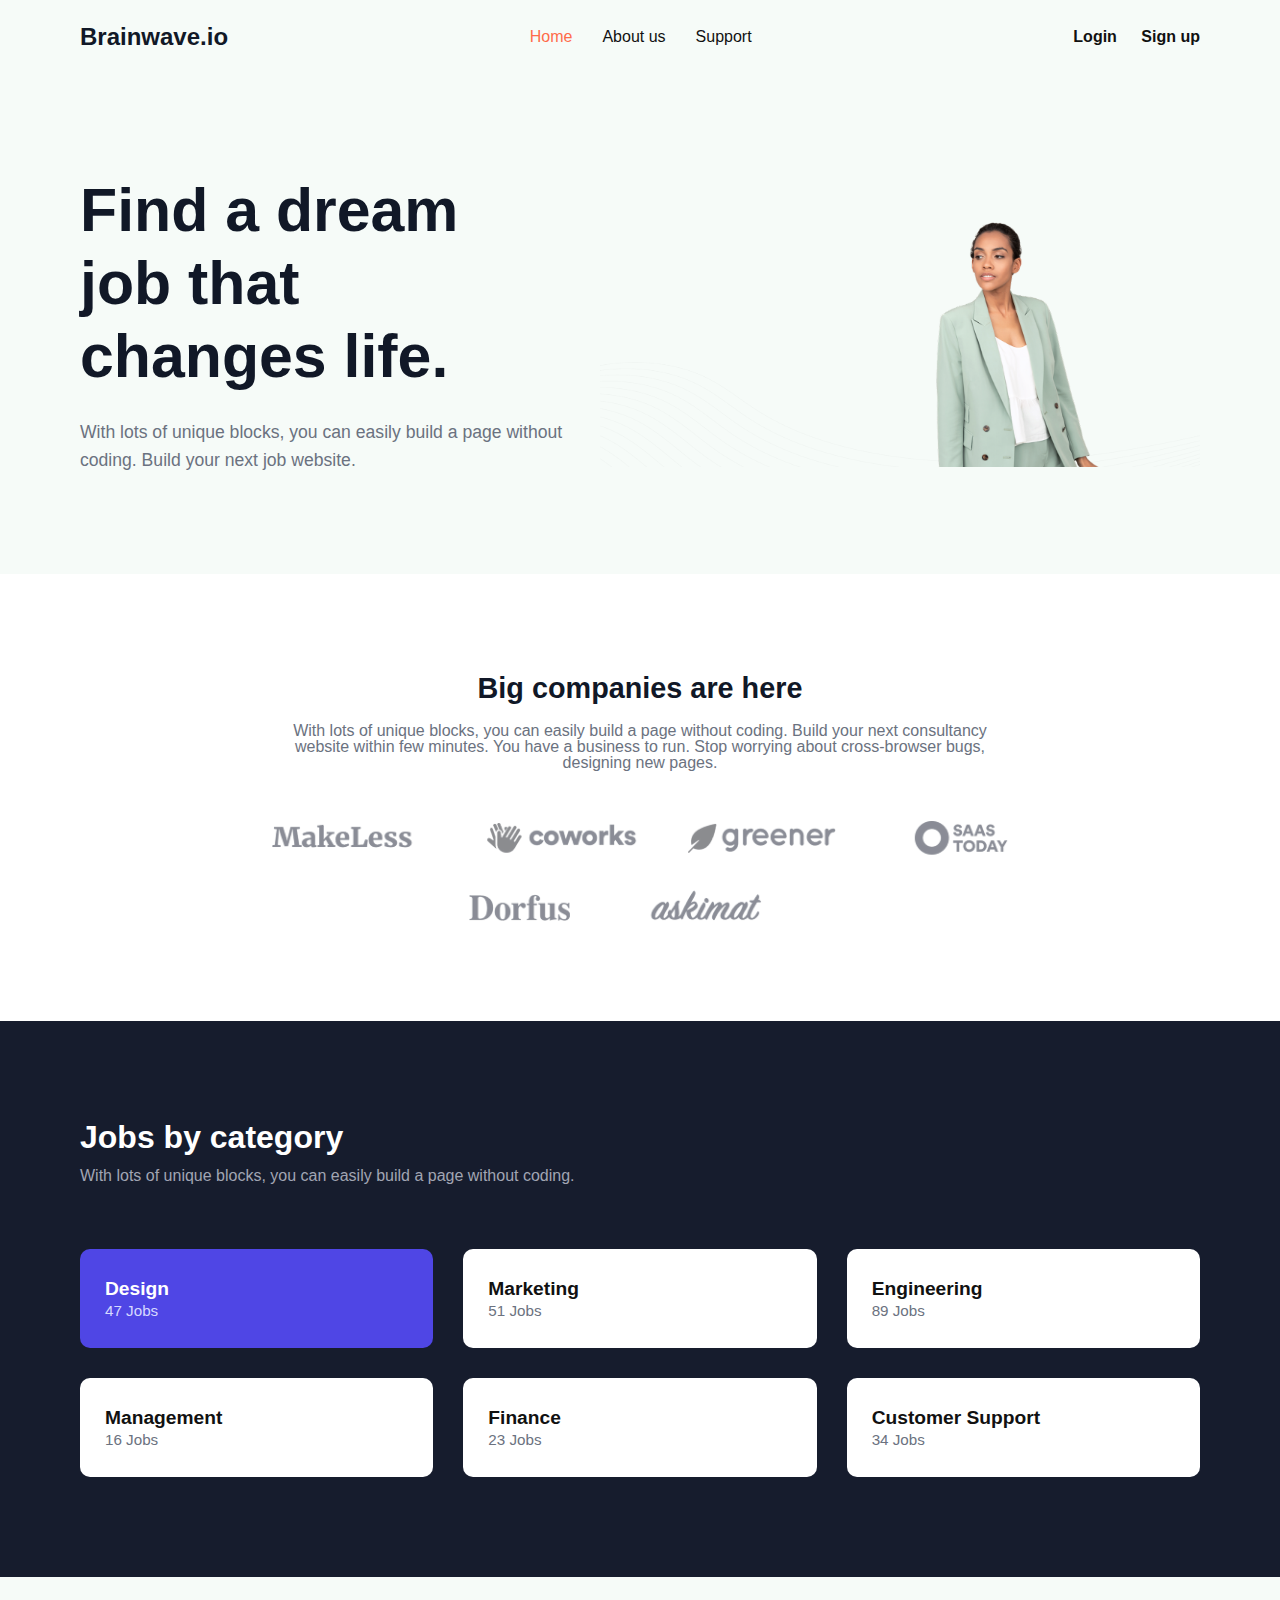
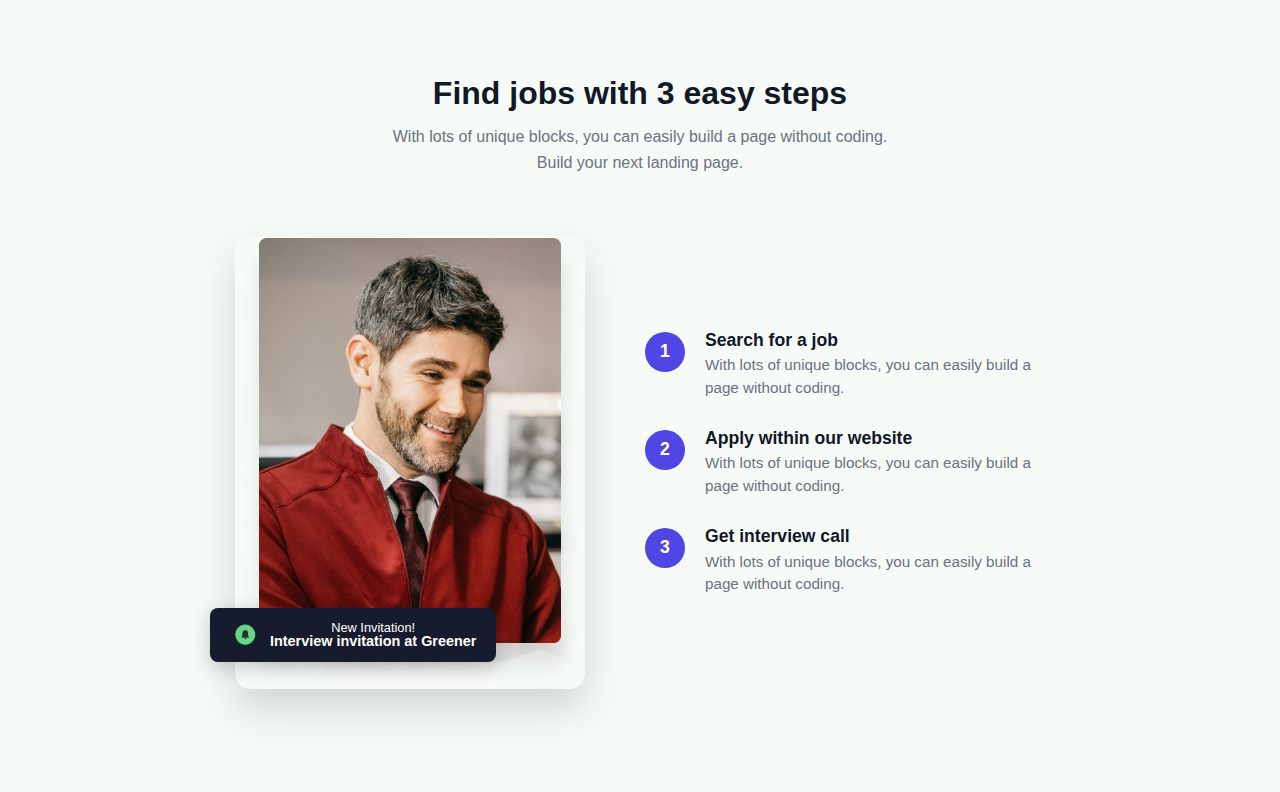
<file: Homework Final/home.html>
<!DOCTYPE html>
<html lang="en">
<head>
    <meta charset="UTF-8">
    <meta name="viewport" content="width=device-width, initial-scale=1.0">
    <link rel="stylesheet" href="reset.css">
    <link rel="stylesheet" href="style.css">
    <title>Document</title>
</head>
<body>
    <header class="navbar">
    <div class="logo">Brainwave.io</div>
    <nav>
      <ul>
        <li><a href="#" class="active">Home</a></li>
        <li><a href="#">About us</a></li>
        <li><a href="#">Support</a></li>
      </ul>
    </nav>
    <div class="auth">
      <a href="#">Login</a>
      <a href="#" class="signup">Sign up</a>
    </div>
  </header>

  <!-- Hero Section -->
  <section class="hero">
    <div class="hero-text">
      <h1>Find a dream<br>job that<br>changes life.</h1>
      <p>
        With lots of unique blocks, you can easily build a page without coding.
        Build your next job website.
      </p>
    </div>
    <div class="hero-img">
      <img src="./images/Image.png" alt="Professional woman">
    </div>
  </section>

 <section class="companies">
    <h2>Big companies are here</h2>
    <p>
      With lots of unique blocks, you can easily build a page without coding.
      Build your next consultancy website within few minutes. You have a business to run.
      Stop worrying about cross-browser bugs, designing new pages.
    </p>

    <div class="company-logos">
      <img src="./images/Logos.png" alt="logos">
    </div>
  </section>



<!-- Jobs Section -->
  <section class="jobs-section">
    <div class="jobs-header">
      <h2>Jobs by category</h2>
      <p>
        With lots of unique blocks, you can easily build
        a page without coding.
      </p>
    </div>


    <div class="job-container">
      <div class="job-card active">
        <h3>Design</h3>
        <p>47 Jobs</p>
    
      </div>

      <div class="job-card">
        <h3>Marketing</h3>
        <p>51 Jobs</p>
      </div>

      <div class="job-card">
        <h3>Engineering</h3>
        <p>89 Jobs</p>
      </div>

      <div class="job-card">
        <h3>Management</h3>
        <p>16 Jobs</p>
      </div>

      <div class="job-card">
        <h3>Finance</h3>
        <p>23 Jobs</p>
      </div>

      <div class="job-card">
        <h3>Customer Support</h3>
        <p>34 Jobs</p>
      </div>
    </div>
  </section>


 





  <section class="steps-section">
    <div class="steps-header">
      <h2>Find jobs with 3 easy steps</h2>
      <p>
        With lots of unique blocks, you can easily build a page without coding.
        <br>Build your next landing page.
      </p>
    </div>

    <div class="steps-container">
      <!-- Left Image -->
      <div class="image-box">
        <img src="./images/IMG.png" alt="Job seeker" class="main-img">
        <div class="notification">
         <img src="./images/icon.png" alt="">
          <div class="text">
            <p class="small">New Invitation!</p>
            <p class="bold">Interview invitation at Greener</p>
          </div>
        </div>
      </div>

      <!-- Right Steps -->
      <div class="steps-list">
        <div class="step">
          <div class="number">1</div>
          <div class="content">
            <h3>Search for a job</h3>
            <p>With lots of unique blocks, you can easily build a page without coding.</p>
          </div>
        </div>

        <div class="step">
          <div class="number">2</div>
          <div class="content">
            <h3>Apply within our website</h3>
            <p>With lots of unique blocks, you can easily build a page without coding.</p>
          </div>
        </div>

        <div class="step">
          <div class="number">3</div>
          <div class="content">
            <h3>Get interview call</h3>
            <p>With lots of unique blocks, you can easily build a page without coding.</p>
          </div>
        </div>
      </div>
    </div>
  </section>










</body>
</html>
</file>
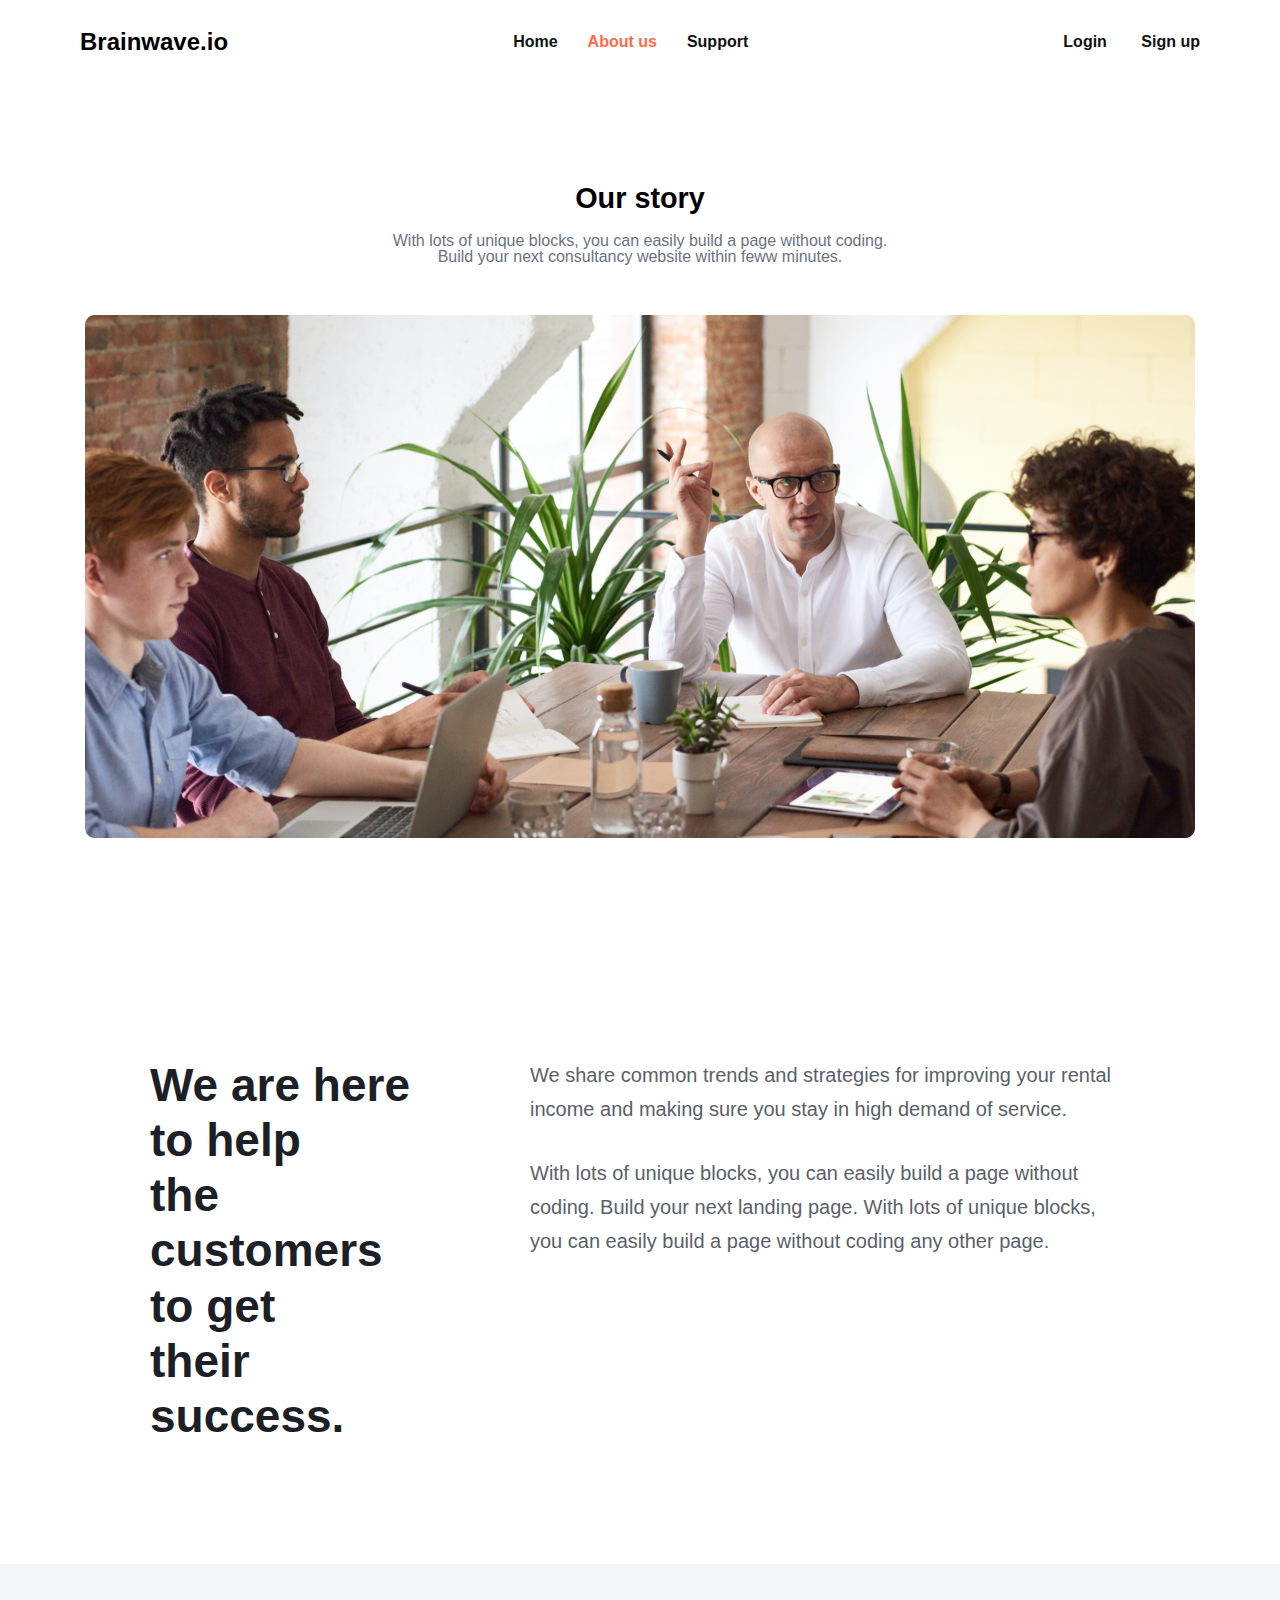
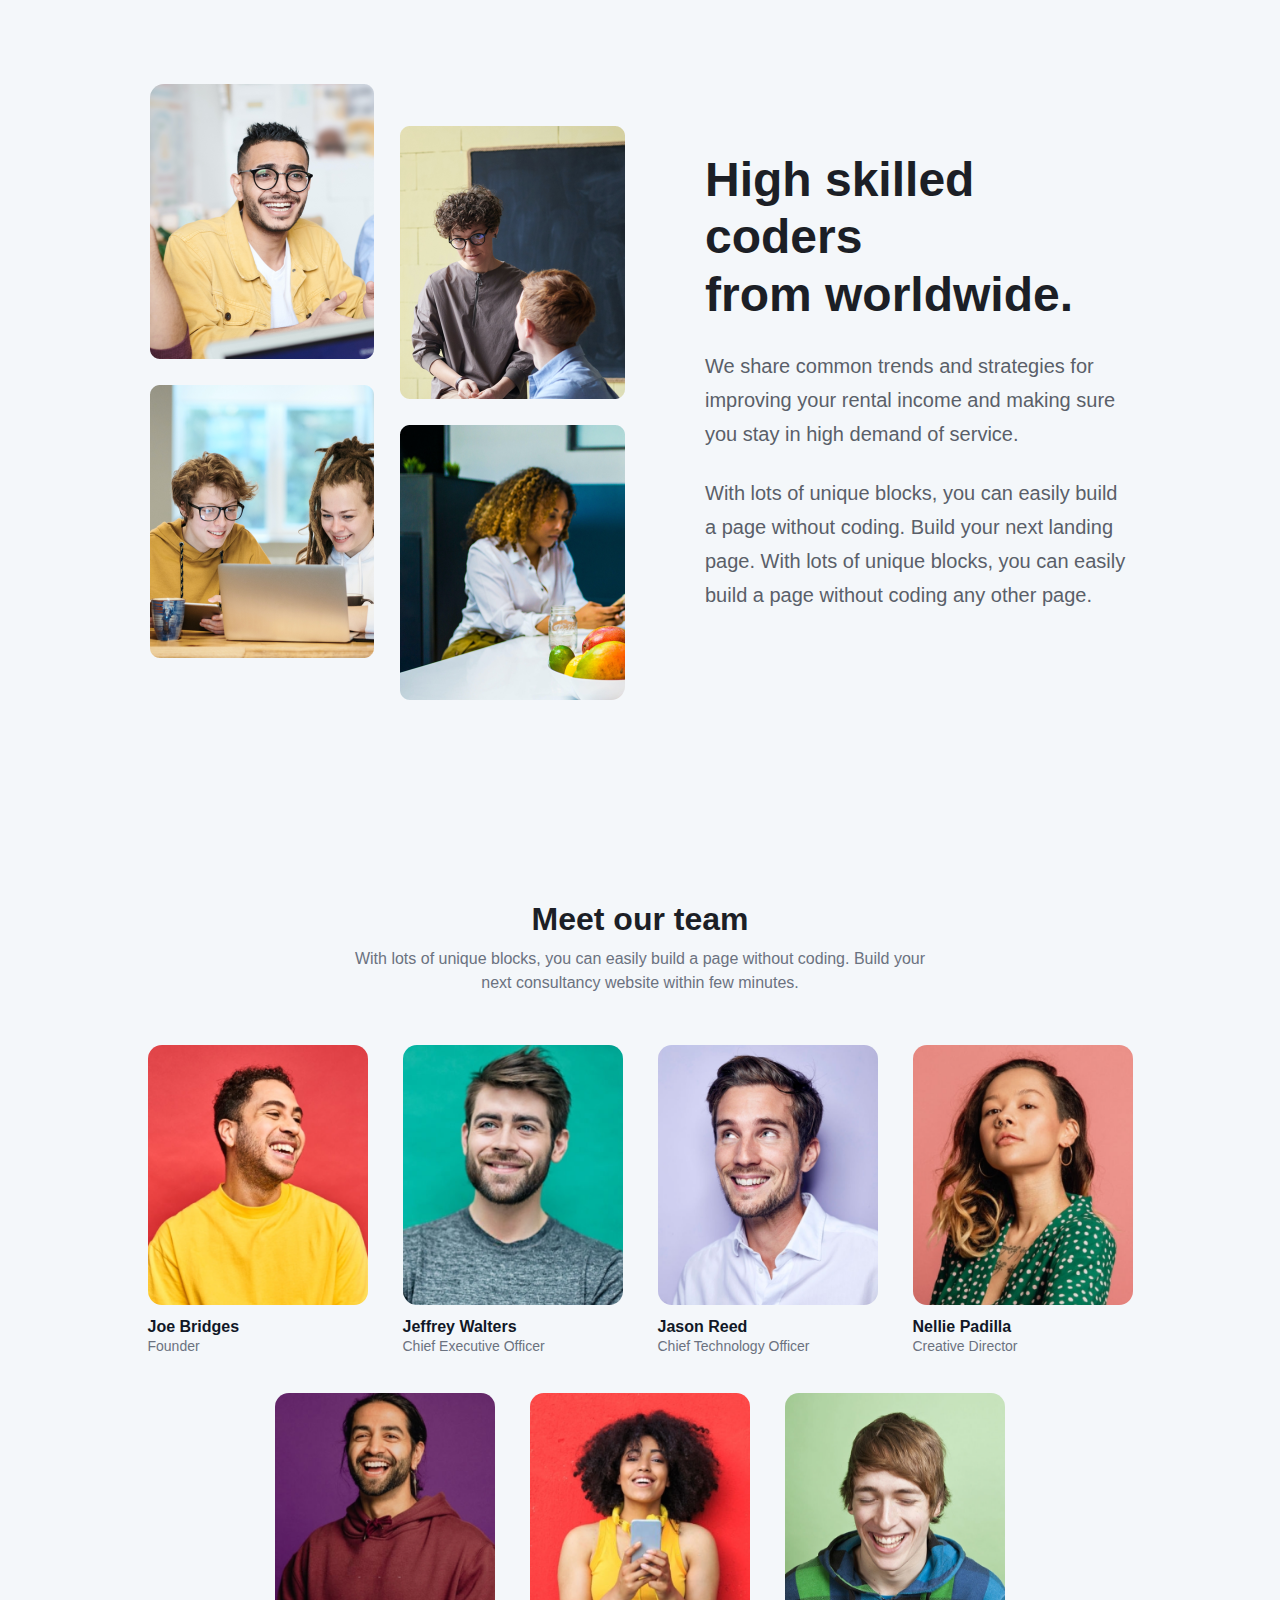
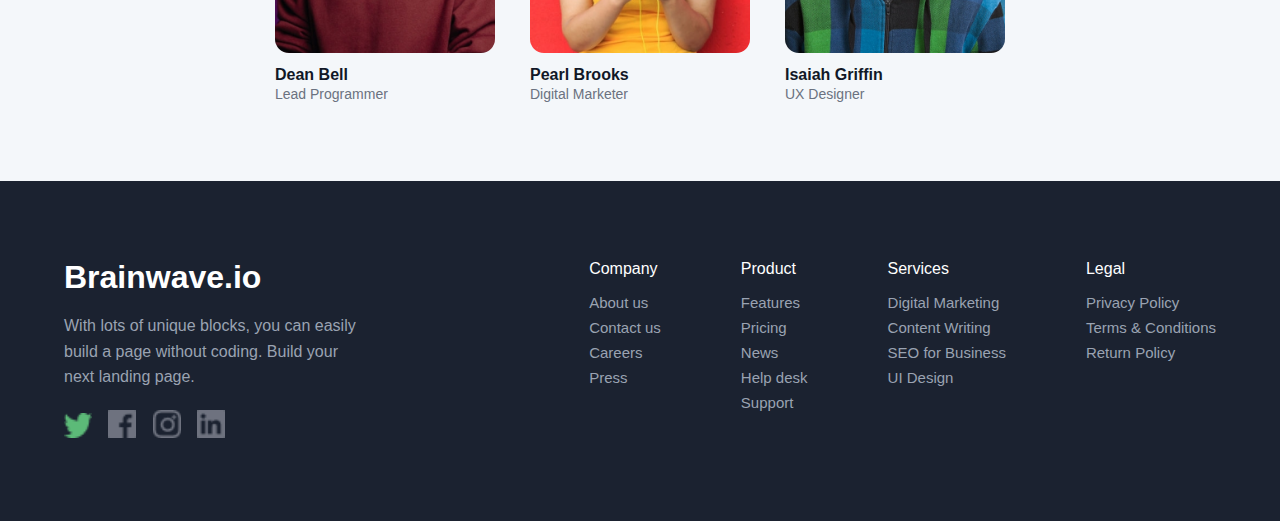
<file: Homework-Final/about.html>
<!DOCTYPE html>
<html lang="en">
<head>
    <meta charset="UTF-8">
    <meta name="viewport" content="width=device-width, initial-scale=1.0">
    <link rel="stylesheet" href="reset.css">
    <link rel="stylesheet" href="about.css">
    
    <title>Brainwave.io</title>
</head>
<body>
     <header class="navbar">
    <div class="logo">Brainwave.io</div>
    <nav>
      <ul>
        <li><a href="index.html" >Home</a></li>
        <li><a href="about.html" class="active">About us</a></li>
        <li><a href="support.html"> Support</a></li>
   
      </ul>
    </nav>
    <div class="auth">
      <a href="signin.html">Login</a>
      <a href="signup.html" class="signup">Sign up</a>
    </div>
  </header>

  <section class="story">
    <h1>Our story</h1>
    <p>
     With lots of unique blocks, you can easily build a page without coding. <br>
     Build your next consultancy website within feww minutes.
    </p>

    <div class="story-logos">
      <img src="./images/about-images/IMG.png" alt="logos">
    </div>
  </section>


<section class="help-section">

    <div class="help-left">
        <h2>We are here to help<br>
        the customers to get<br>
        their success.</h2>
    </div>

    <div class="help-right">
        <p>
            We share common trends and strategies for improving
            your rental income and making sure you stay in high
            demand of service.
        </p>

        <p>
            With lots of unique blocks, you can easily build a page
            without coding. Build your next landing page. With lots of
            unique blocks, you can easily build a page without
            coding any other page.
        </p>
    </div>
</section>


<section class="coders-section">

    <div class="coders-images">
        <img src="./images/about-images/IMG-four.png" alt="">
    </div>

    <div class="coders-text">
        <h2>High skilled coders<br>from worldwide.</h2>

        <p>
            We share common trends and strategies for improving your
            rental income and making sure you stay in high demand of
            service.
        </p>

        <p>
            With lots of unique blocks, you can easily build a page
            without coding. Build your next landing page. With lots of
            unique blocks, you can easily build a page without coding
            any other page.
        </p>
    </div>

</section>


<section class="team-section">
    <h2>Meet our team</h2>
    <p class="team-subtitle">
        With lots of unique blocks, you can easily build a page without coding.
        Build your next consultancy website within few minutes.
    </p>

    <div class="team-grid">

        <div class="team-card">
            <img src="./images/about-images/whatever-happens-im-ready-to-face-it.png" alt="Joe Bridges">
            <h3>Joe Bridges</h3>
            <p class="role">Founder</p>
        </div>

        <div class="team-card">
            <img src="./images/about-images/well-im-not-in-the-mood-for-any-jokes-today.png" alt="Jeffrey Walters">
            <h3>Jeffrey Walters</h3>
            <p class="role">Chief Executive Officer</p>
        </div>

        <div class="team-card">
            <img src="./images/about-images/ready-for-a-date.png" alt="Jason Reed">
            <h3>Jason Reed</h3>
            <p class="role">Chief Technology Officer</p>
        </div>

        <div class="team-card">
            <img src="./images/about-images/looking-at-the-day-ahead.png" alt="Nellie Padilla">
            <h3>Nellie Padilla</h3>
            <p class="role">Creative Director</p>
        </div>

        <div class="team-card">
            <img src="./images/about-images/happiness-good-whiskey-a-good-cigar-and-a-great-conversation.png" alt="Dean Bell">
            <h3>Dean Bell</h3>
            <p class="role">Lead Programmer</p>
        </div>

        <div class="team-card">
            <img src="./images/about-images/gonna-marry-a-woman-of-my-life.png" alt="Pearl Brooks">
            <h3>Pearl Brooks</h3>
            <p class="role">Digital Marketer</p>
        </div>

        <div class="team-card">
            <img src="./images/about-images/thoughtful-handsome-young-man.png" alt="Isaiah Griffin">
            <h3>Isaiah Griffin</h3>
            <p class="role">UX Designer</p>
        </div>

    </div>
</section>


<footer class="footer">
    <div class="footer-container">

        <!-- Left Section -->
        <div class="footer-left">
            <h2>Brainwave.io</h2>
            <p>
                With lots of unique blocks, you can easily<br>
                build a page without coding. Build your<br>
                next landing page.
            </p>

            <div class="footer-socials">
                <img src="./images/home-images/logo-twitter.png" alt="">
                <img src="./images/home-images/logo-facebook.png" alt="">
                <img src="./images/home-images/logo-instagram.png" alt="">
                <img src="./images/home-images/logo-linkedin.png" alt="">
            </div>
        </div>

        <!-- Right Menu Sections -->
        <div class="footer-columns">

            <div class="footer-col">
                <h4>Company</h4>
                <a href="#">About us</a>
                <a href="#">Contact us</a>
                <a href="#">Careers</a>
                <a href="#">Press</a>
            </div>

            <div class="footer-col">
                <h4>Product</h4>
                <a href="#">Features</a>
                <a href="#">Pricing</a>
                <a href="#">News</a>
                <a href="#">Help desk</a>
                <a href="#">Support</a>
            </div>

            <div class="footer-col">
                <h4>Services</h4>
                <a href="#">Digital Marketing</a>
                <a href="#">Content Writing</a>
                <a href="#">SEO for Business</a>
                <a href="#">UI Design</a>
            </div>

            <div class="footer-col">
                <h4>Legal</h4>
                <a href="#">Privacy Policy</a>
                <a href="#">Terms & Conditions</a>
                <a href="#">Return Policy</a>
            </div>

        </div>
    </div>
</footer>







</body>
</html>
</file>
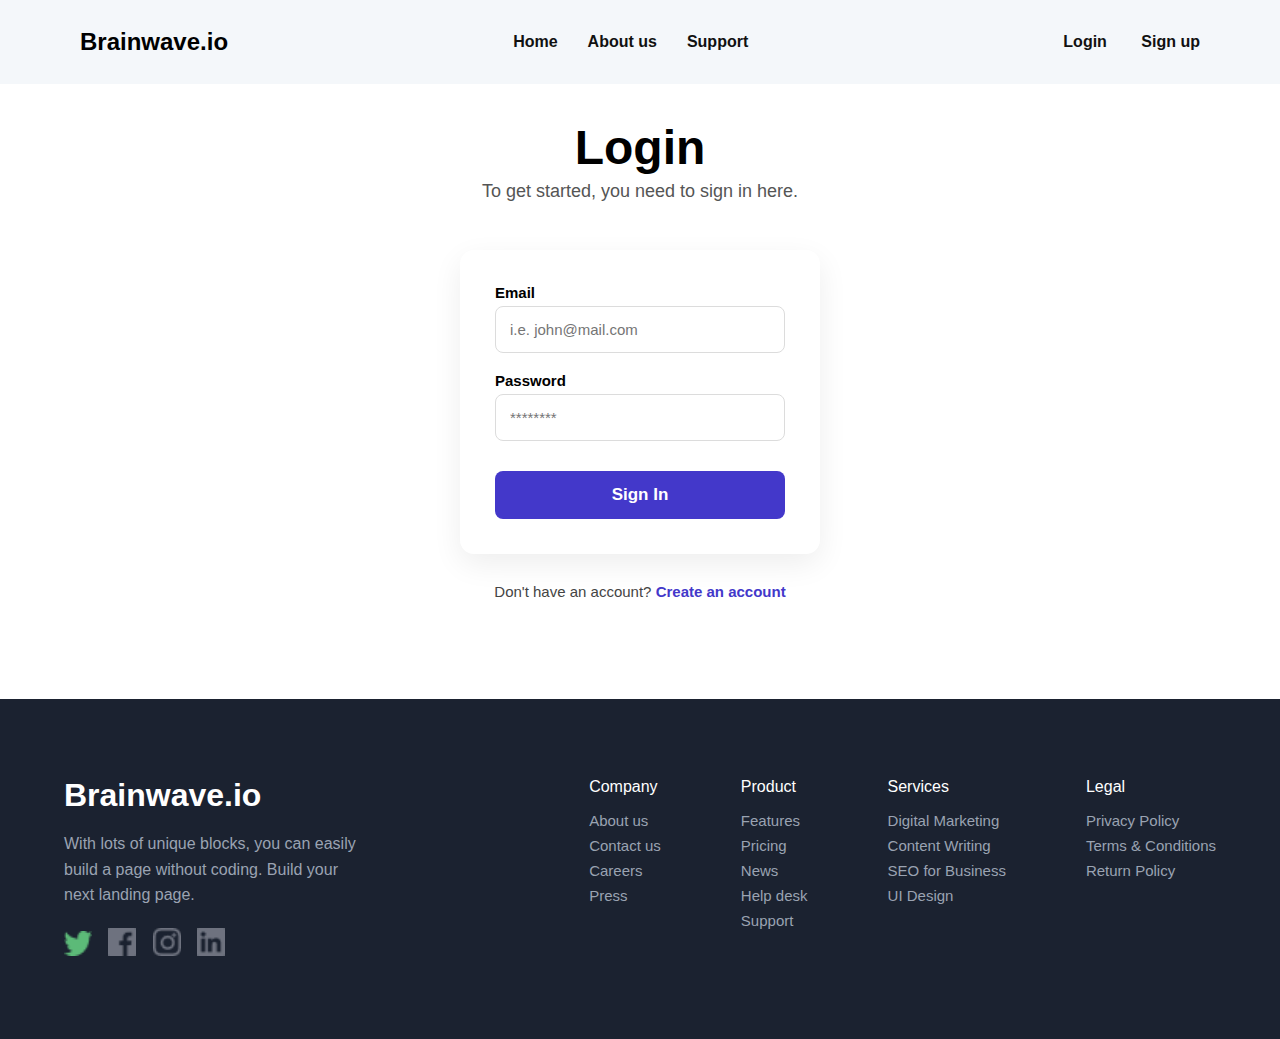
<file: Homework-Final/signin.html>
<!DOCTYPE html>
<html lang="en">
<head>
    <meta charset="UTF-8">
    <meta name="viewport" content="width=device-width, initial-scale=1.0">
    <link rel="stylesheet" href="reset.css">
    <link rel="stylesheet" href="signin.css">
    <title>Document</title>
</head>
<body>
     <header class="navbar">
    <div class="logo">Brainwave.io</div>
    <nav>
      <ul>
        <li><a href="index.html" >Home</a></li>
        <li><a href="about.html" >About us</a></li>
        <li><a href="support.html"> Support</a></li>
      </ul>
    </nav>
    <div class="auth">
      <a href="signin.html">Login</a>
      <a href="signup.html" class="signup">Sign up</a>
    </div>
  </header>

<section class="signin_section">
    <div class="signin_container">

    
 <div class="container">

        <h1 class="title">Login</h1>
        <p class="subtitle">To get started, you need to sign in here.</p>

        <div class="login-box">

            <label>Email</label>
            <input type="email" placeholder="i.e. john@mail.com">

            <label>Password</label>
            <input type="password" placeholder="********">

            <button class="btn">Sign In</button>
        </div>

        <p class="bottom-text">
            Don't have an account? <a href="#">Create an account</a>
        </p>

    </div>




</section>


    <footer class="footer">
    <div class="footer-container">

        <!-- Left Section -->
        <div class="footer-left">
            <h2>Brainwave.io</h2>
            <p>
                With lots of unique blocks, you can easily<br>
                build a page without coding. Build your<br>
                next landing page.
            </p>

            <div class="footer-socials">
                <img src="./images/home-images/logo-twitter.png" alt="">
                <img src="./images/home-images/logo-facebook.png" alt="">
                <img src="./images/home-images/logo-instagram.png" alt="">
                <img src="./images/home-images/logo-linkedin.png" alt="">
            </div>
        </div>

        <!-- Right Menu Sections -->
        <div class="footer-columns">

            <div class="footer-col">
                <h4>Company</h4>
                <a href="#">About us</a>
                <a href="#">Contact us</a>
                <a href="#">Careers</a>
                <a href="#">Press</a>
            </div>

            <div class="footer-col">
                <h4>Product</h4>
                <a href="#">Features</a>
                <a href="#">Pricing</a>
                <a href="#">News</a>
                <a href="#">Help desk</a>
                <a href="#">Support</a>
            </div>

            <div class="footer-col">
                <h4>Services</h4>
                <a href="#">Digital Marketing</a>
                <a href="#">Content Writing</a>
                <a href="#">SEO for Business</a>
                <a href="#">UI Design</a>
            </div>

            <div class="footer-col">
                <h4>Legal</h4>
                <a href="#">Privacy Policy</a>
                <a href="#">Terms & Conditions</a>
                <a href="#">Return Policy</a>
            </div>

        </div>
    </div>
</footer>
</body>
</html>
</file>
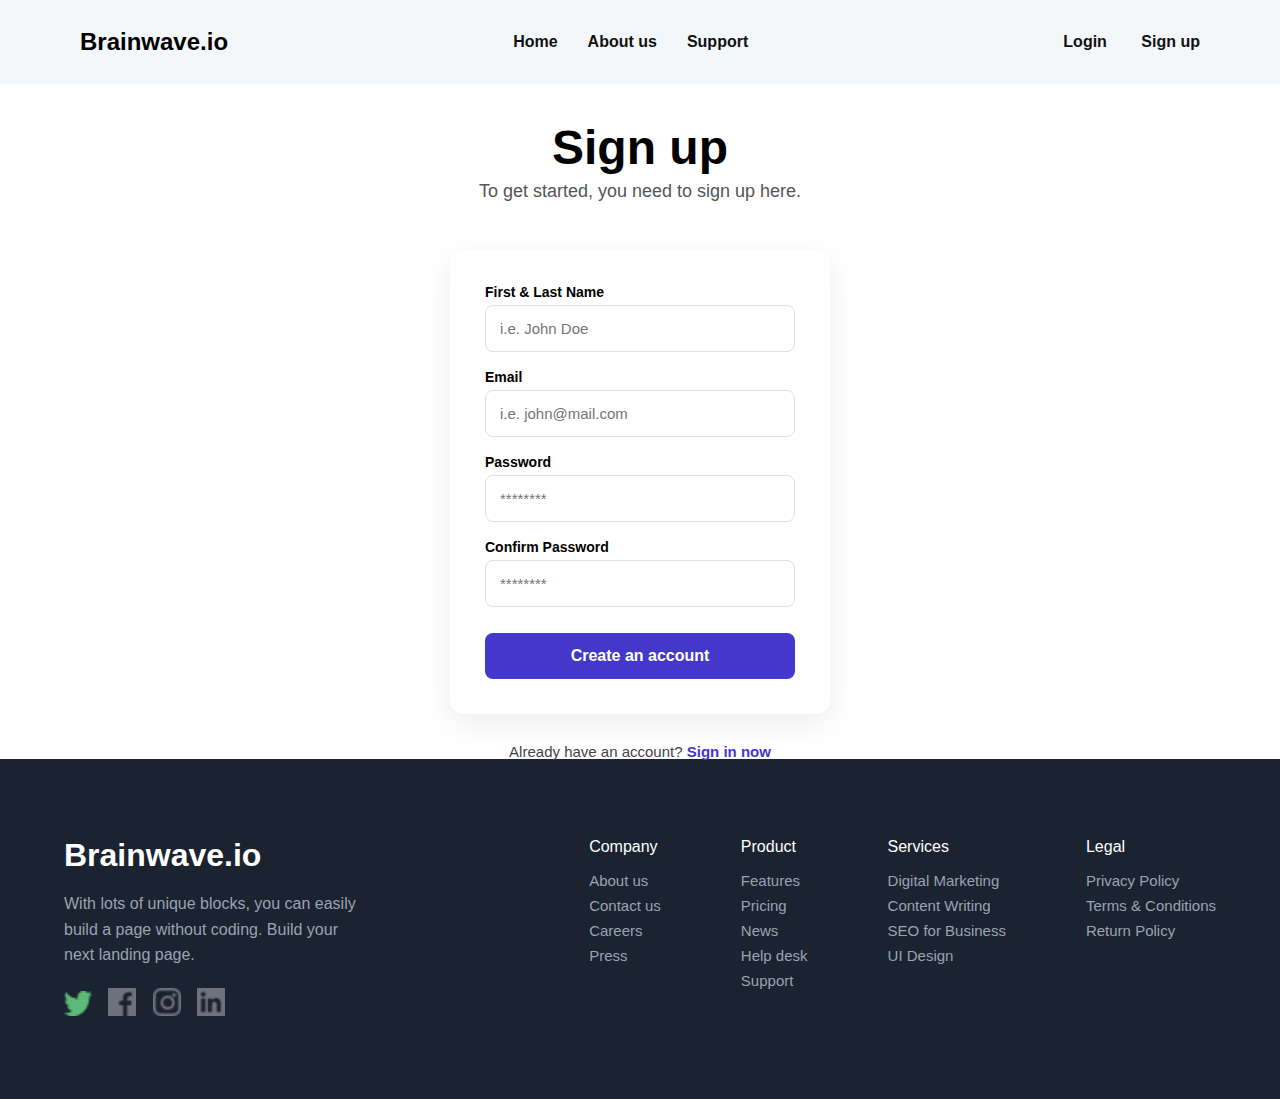
<file: Homework-Final/signup.html>
<!DOCTYPE html>
<html lang="en">
<head>
    <meta charset="UTF-8">
    <meta name="viewport" content="width=device-width, initial-scale=1.0">
    <link rel="stylesheet" href="reset.css">
    <link rel="stylesheet" href="signup.css">
    <title>Document</title>
</head>
<body>
   
      <header class="navbar">
    <div class="logo">Brainwave.io</div>
    <nav>
      <ul>
        <li><a href="index.html">Home</a></li>
        <li><a href="about.html">About us</a></li>
        <li><a href="support.html"> Support</a></li>
      </ul>
    </nav>
    <div class="auth">
      <a href="signin.html">Login</a>
      <a href="signup.html" class="signup">Sign up</a>
    </div>
  </header>

<section class="signup_section">
 <div class="container">

        <h1 class="title">Sign up</h1>
        <p class="subtitle">To get started, you need to sign up here.</p>

        <div class="signup-box">

            <label>First &amp; Last Name</label>
            <input type="text" placeholder="i.e. John Doe">

            <label>Email</label>
            <input type="email" placeholder="i.e. john@mail.com">

            <label>Password</label>
            <input type="password" placeholder="********">

            <label>Confirm Password</label>
            <input type="password" placeholder="********">

            <button class="btn">Create an account</button>
        </div>

        <p class="bottom-text">
            Already have an account?
            <a href="#">Sign in now</a>
        </p>

    </div>

</section>



    <footer class="footer">
    <div class="footer-container">

        <!-- Left Section -->
        <div class="footer-left">
            <h2>Brainwave.io</h2>
            <p>
                With lots of unique blocks, you can easily<br>
                build a page without coding. Build your<br>
                next landing page.
            </p>

            <div class="footer-socials">
                <img src="./images/home-images/logo-twitter.png" alt="">
                <img src="./images/home-images/logo-facebook.png" alt="">
                <img src="./images/home-images/logo-instagram.png" alt="">
                <img src="./images/home-images/logo-linkedin.png" alt="">
            </div>
        </div>

        <!-- Right Menu Sections -->
        <div class="footer-columns">

            <div class="footer-col">
                <h4>Company</h4>
                <a href="#">About us</a>
                <a href="#">Contact us</a>
                <a href="#">Careers</a>
                <a href="#">Press</a>
            </div>

            <div class="footer-col">
                <h4>Product</h4>
                <a href="#">Features</a>
                <a href="#">Pricing</a>
                <a href="#">News</a>
                <a href="#">Help desk</a>
                <a href="#">Support</a>
            </div>

            <div class="footer-col">
                <h4>Services</h4>
                <a href="#">Digital Marketing</a>
                <a href="#">Content Writing</a>
                <a href="#">SEO for Business</a>
                <a href="#">UI Design</a>
            </div>

            <div class="footer-col">
                <h4>Legal</h4>
                <a href="#">Privacy Policy</a>
                <a href="#">Terms & Conditions</a>
                <a href="#">Return Policy</a>
            </div>

        </div>
    </div>
</footer>
</body>
</html>
</file>
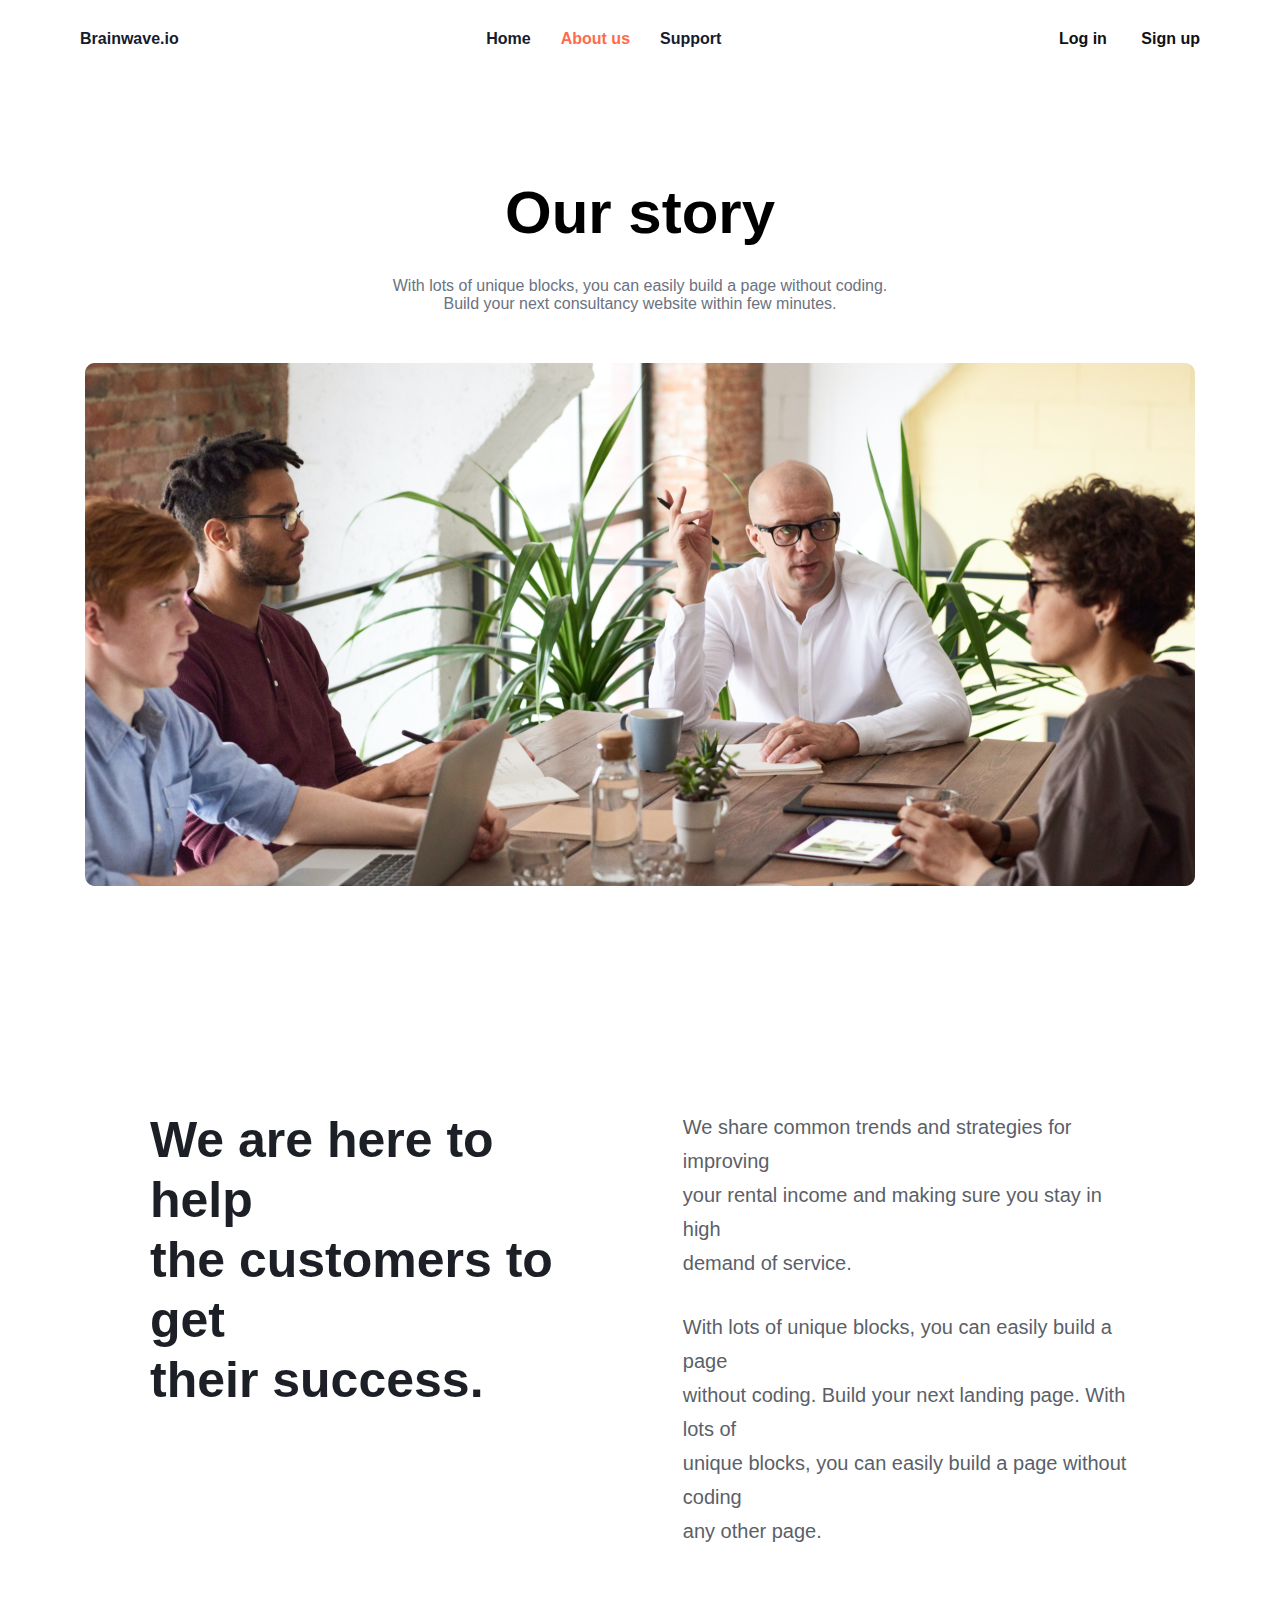
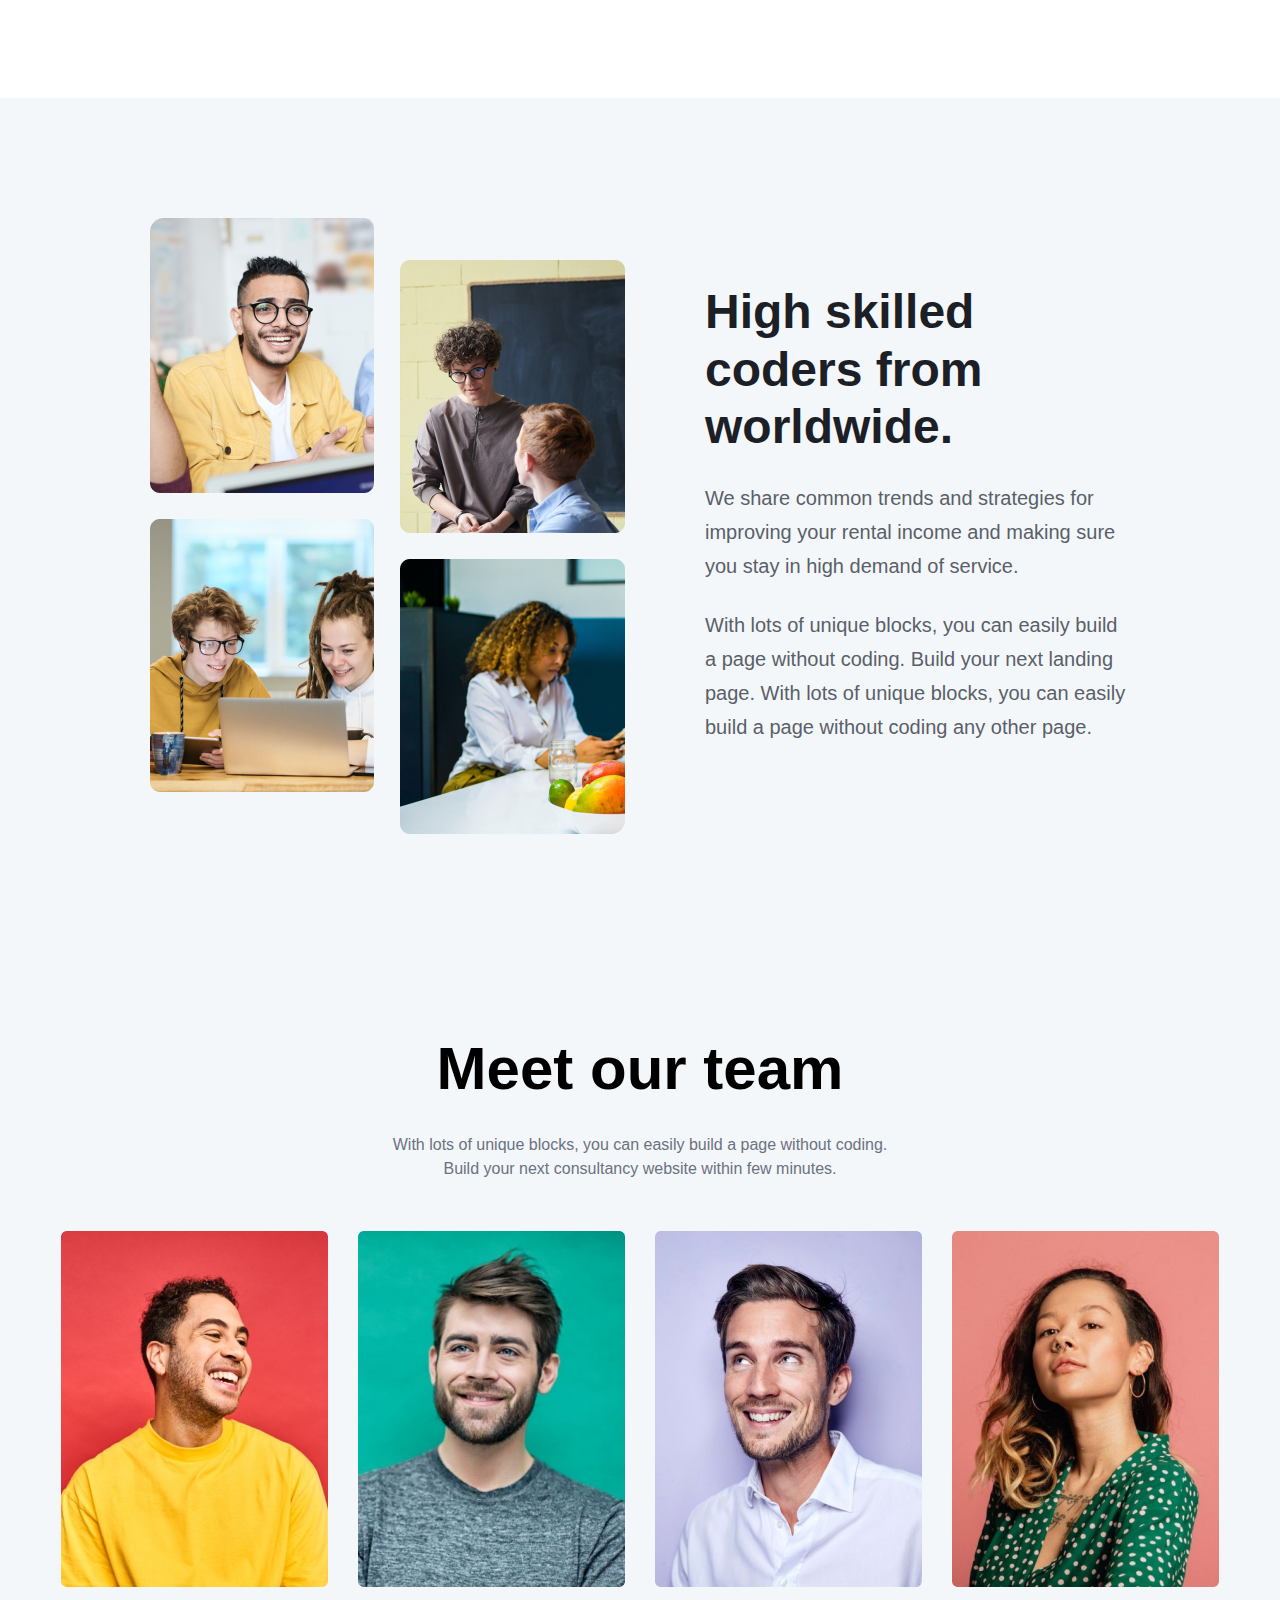
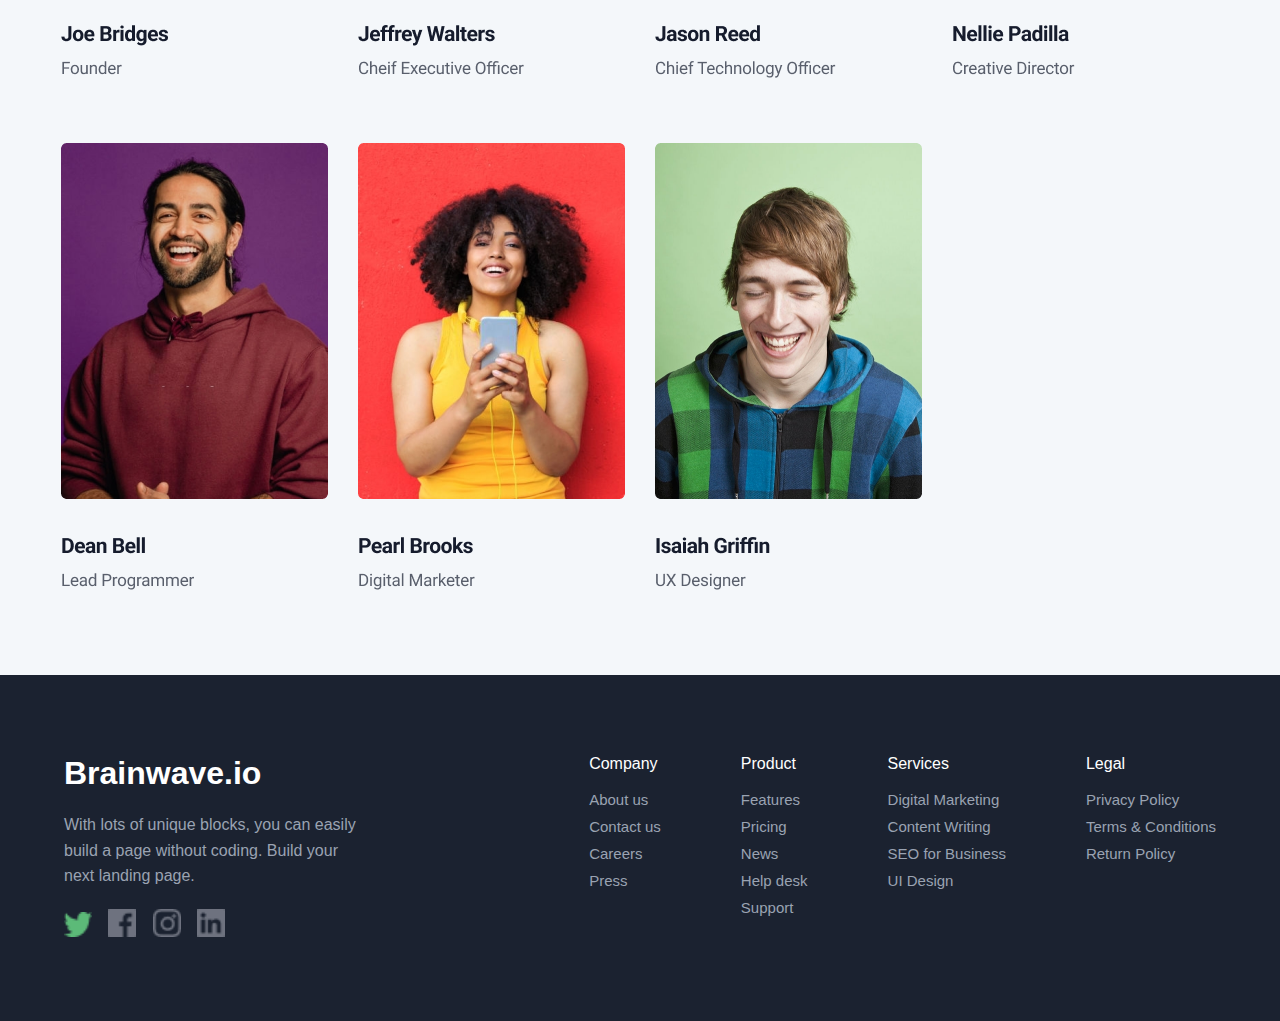
<file: pages/about.html>
<!DOCTYPE html>
<html lang="en">
  <head>
    <meta charset="UTF-8" />
    <meta name="viewport" content="width=device-width, initial-scale=1.0" />
    <title>About us</title>
    <link rel="stylesheet" href="../style/about.css">
  </head>
  <body>

     <header class="navbar">
      <div class="logo"> Brainwave.io</div>
      <nav>
        <ul>
          <li><a href="./home.html"> Home </a></li>
          <li><a href="./about.html" class="active"> About us</a></li>
          <li><a href="./support.html"> Support</a></li>
        </ul>
      </nav>
          <div class="about">
          <a href="./signin.html">Log in</a>
          <a href="./signup.html" class="signup">Sign up</a>
        </div>
        </header>


    <section class="headings">
        <h1>Our story</h1>
        <p>
          With lots of unique blocks, you can easily build a page without
          coding. <br>
          Build your next consultancy website within few minutes.
        </p>
          
      <div class="image">
        <img class="image_list" src="../images/about-images/image_1.png" alt="img" />
      </div>
    </section>

    <section class="heading-2">
      <div class="heading-first">
         <h2>We are here to help<br>the customers to get
          <br>their success.</h2> 
          </div>
       <div class="heading-second"> 
          <p> 
            We share common trends and strategies for improving <br>
            your rental income and making sure you stay in high <br>
            demand of service.
          </p>
                    
          <p> 
            With lots of unique blocks, you can easily build a page <br>
            without coding. Build your next landing page. With lots of <br> 
            unique blocks, you can easily build a page without coding <br>
            any other page.
        </p> 
      </div>
  </section>

        <section class="coders-images"> 
        <div class="image-list">
        <img  src="../images/about-images/IMG-four.png" alt="img4"/>
        </div>

      <div class="text">
        <h3> High skilled coders from worldwide.</h3>
          <p>
          We share common trends and strategies for improving your rental income
          and making sure you stay in high demand of service. 
          <p> With lots of unique blocks, you can easily build a page without coding. Build your
          next landing page. With lots of unique blocks, you can easily build a
          page without coding any other page.</p> 
        </p>
      </div>
    </section>

    <section class="about-team">
       <h4>Meet our team</h4>
      <p class="team-parag">
        With lots of unique blocks, you can easily build a page without coding.
        Build your next consultancy website within few minutes.
      </p>
      <div class="image-list">
      <img class="img_person" src="../images/about-images/Members.png" alt="Memmbers" />
      </div>
    </section>

    <footer class="footer">
    <div class="footer-container">

    <div class="footer-left">
    <h2>Brainwave.io</h2>
    <p>
      With lots of unique blocks, you can easily<br>
      build a page without coding. Build your<br>
      next landing page.
            </p>
        <div class="footer-socials">
      <img src="../images/footer-images/logo-twitter.png" alt="Twitter">
      <img src="../images/footer-images/logo-facebook.png" alt="Facebook">
      <img src="../images/footer-images/logo-instagram.png" alt="Instagram">
      <img src="../images/footer-images/Shape.png" alt="Linkedn">
      </div>
            
        </div>

        <!-- Right Menu Sections -->
        <div class="footer-columns">

            <div class="footer-col">
                <p class="name">Company</p>
                <a href="#">About us</a>
                <a href="#">Contact us</a>
                <a href="#">Careers</a>
                <a href="#">Press</a>
            </div>

            <div class="footer-col">
                <p class="name">Product</p>
                <a href="#">Features</a>
                <a href="#">Pricing</a>
                <a href="#">News</a>
                <a href="#">Help desk</a>
                <a href="#">Support</a>
            </div>

            <div class="footer-col">
                <p class="name">Services</p>
                <a href="#">Digital Marketing</a>
                <a href="#">Content Writing</a>
                <a href="#">SEO for Business</a>
                <a href="#">UI Design</a>
            </div>

            <div class="footer-col">
                <p class="name">Legal</p>
                <a href="#">Privacy Policy</a>
                <a href="#">Terms & Conditions</a>
                <a href="#">Return Policy</a>
            </div>
        </div>
    </div>
</footer>
</body>
 </html>
</file>
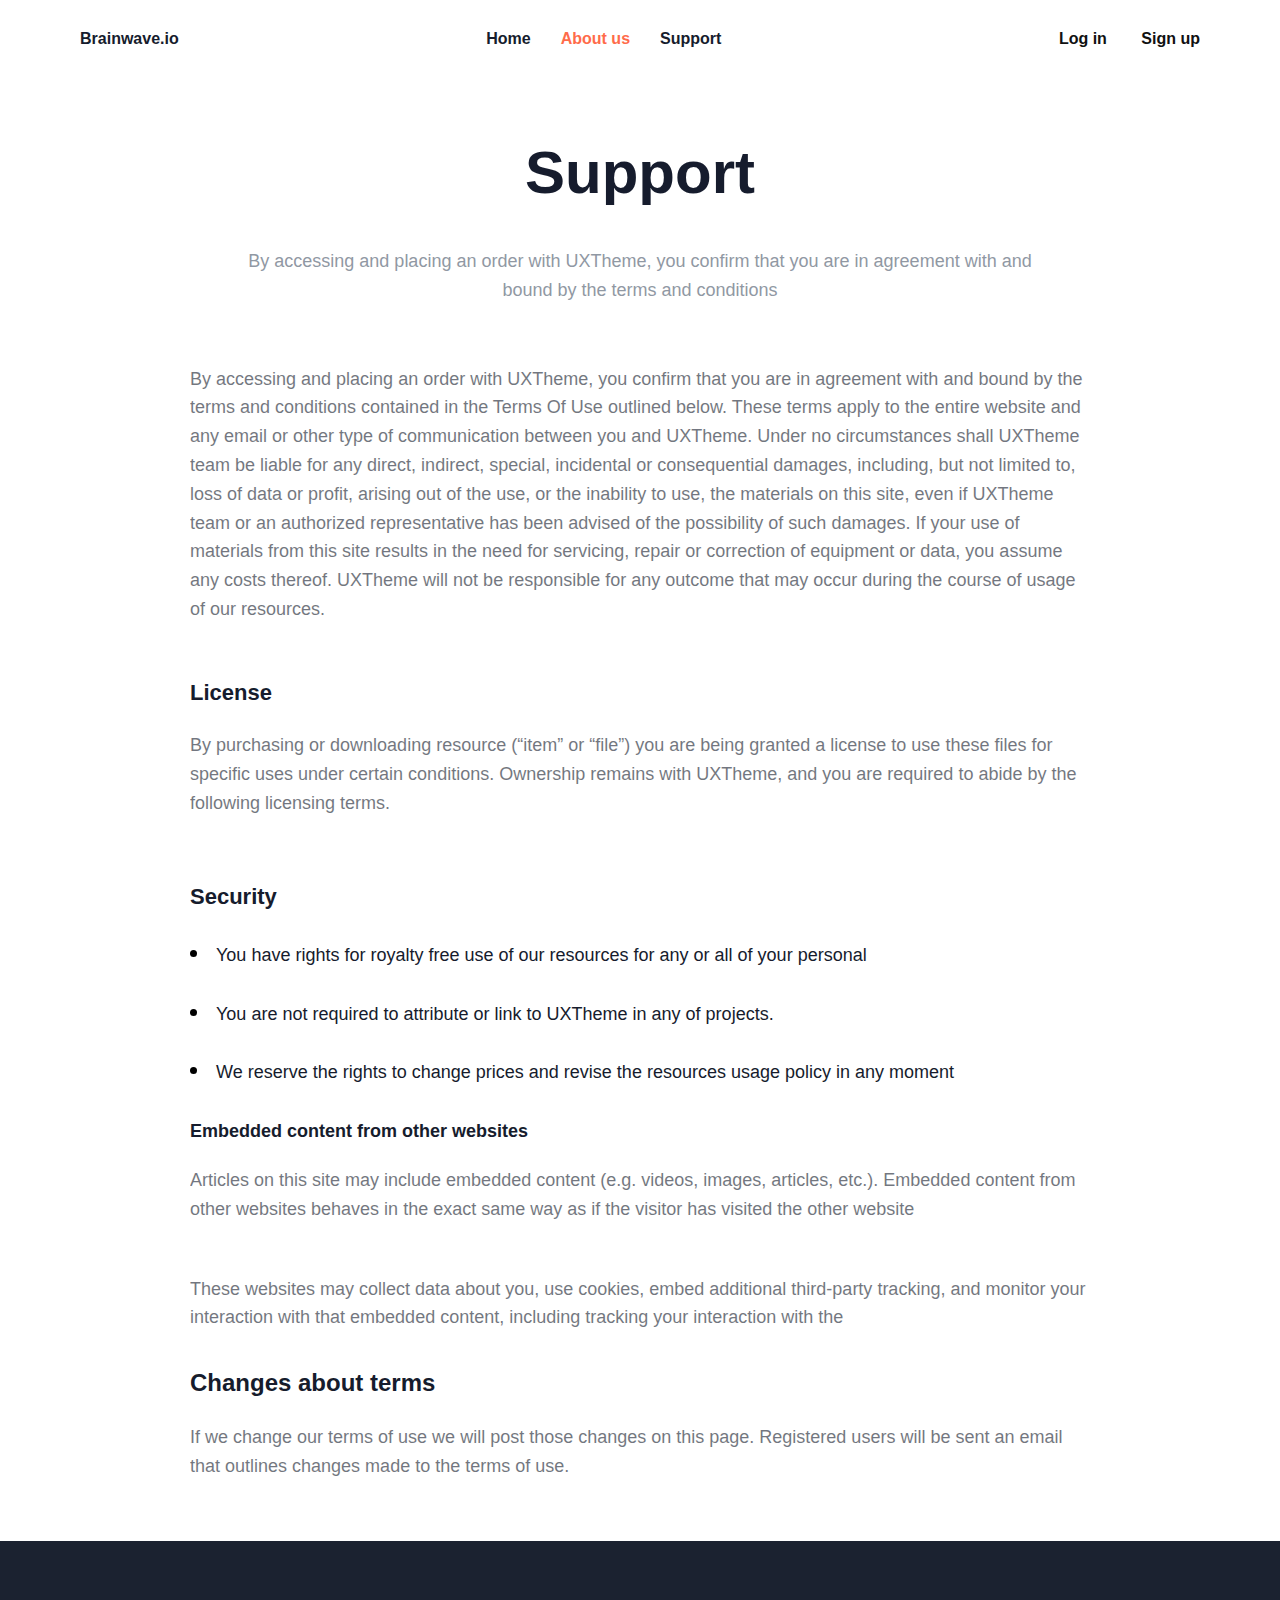
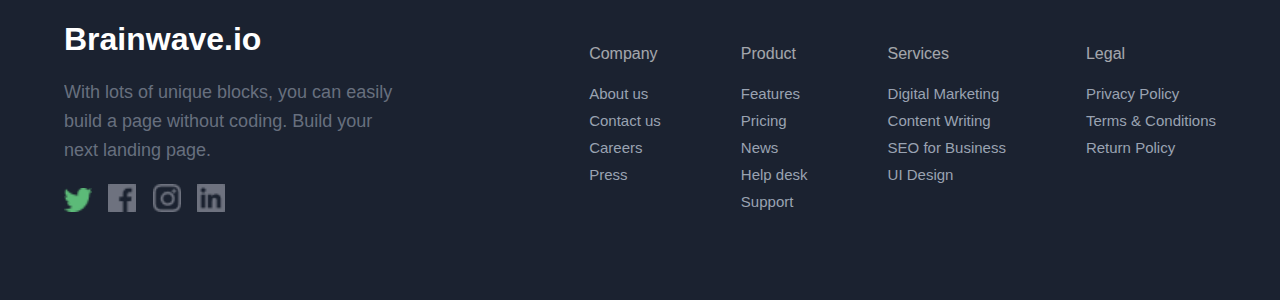
<file: pages/support.html>
<!DOCTYPE html>
<html lang="en">
  <head>
    <meta charset="UTF-8" />
    <meta name="viewport" content="width=device-width, initial-scale=1.0" />
    <title>Support</title>
  <link rel="stylesheet" href="../style/support.css">
  </head>
    <body>
    <header class="navbar">
      <div class="logo"> Brainwave.io
      </div>
      <nav>
        <ul>
          <li>
            <a href="../index.html"> Home </a>
          </li>
          <li><a href="./about.html" class="active"> About us</a></li>
          <li><a href="./support.html"> Support</a></li>
        </ul>
      </nav>
          <div class="about">
          <a href="./signin.html">Log in</a>
          <a href="./signup.html" class="signup">Sign up</a>
        </div>
          </header>


   <section class="support-text">

        <h1 class="title">Support</h1>

        <p class="subtitle">
            By accessing and placing an order with UXTheme, you confirm that you are in agreement
            with and bound by the terms and conditions
        </p>

        <div class="text-block">

            <p>
                By accessing and placing an order with UXTheme, you confirm that you are in agreement with and 
                bound by the terms and conditions contained in the Terms Of Use outlined below. These terms apply 
                to the entire website and any email or other type of communication between you and UXTheme. 
                Under no circumstances shall UXTheme team be liable for any direct, indirect, special, incidental 
                or consequential damages, including, but not limited to, loss of data or profit, arising out of 
                the use, or the inability to use, the materials on this site, even if UXTheme team or an authorized 
                representative has been advised of the possibility of such damages. If your use of materials from 
                this site results in the need for servicing, repair or correction of equipment or data, you assume 
                any costs thereof. UXTheme will not be responsible for any outcome that may occur during the course 
                of usage of our resources.
            </p>

            <h2>License</h2>
            <p>
                By purchasing or downloading resource (“item” or “file”) you are being granted a license to use 
                these files for specific uses under certain conditions. Ownership remains with UXTheme, and you 
                are required to abide by the following licensing terms.
            </p>
        </div>
    </div>
    <div class="section">
    <h3>Security</h3>
    <ul class="bullet-list">
        <li>You have rights for royalty free use of our resources for any or all of your personal</li>
        <li>You are not required to attribute or link to UXTheme in any of projects.</li>
        <li>We reserve the rights to change prices and revise the resources usage policy in any moment</li>
    </ul>

    <h4>Embedded content from other websites</h4>
      <p>Articles on this site may include embedded content (e.g. videos, images, articles, etc.). Embedded content from other websites behaves in the exact same way as if the visitor has visited the other website
      </p><br>
    <p>These websites may collect data about you, use cookies, embed additional third-party tracking, and monitor your interaction with that embedded content, including tracking your interaction with the</p>
            <br>
    <h5 class="heading-5" >Changes about terms</h5>
            <p> If we change our terms of use we will post those changes on this page. Registered users will be sent an email that outlines changes made to the terms of use.


            </div>
</section>
      
   
    <footer class="footer">
    <div class="footer-container">

    <div class="footer-left">
    <h2>Brainwave.io</h2>
    <p>
      With lots of unique blocks, you can easily<br>
      build a page without coding. Build your<br>
      next landing page.
            </p>
        <div class="footer-socials">
      <img src="../images/footer-images/logo-twitter.png" alt="Twitter">
      <img src="../images/footer-images/logo-facebook.png" alt="Facebook">
      <img src="../images/footer-images/logo-instagram.png" alt="Instagram">
      <img src="../images/footer-images/Shape.png" alt="Linkedn">
      </div>
            
        </div>

        <!-- Right Menu Sections -->
        <div class="footer-columns">

            <div class="footer-col">
                <p class="name">Company</p>
                <a href="#">About us</a>
                <a href="#">Contact us</a>
                <a href="#">Careers</a>
                <a href="#">Press</a>
            </div>

            <div class="footer-col">
                <p class="name">Product</p>
                <a href="#">Features</a>
                <a href="#">Pricing</a>
                <a href="#">News</a>
                <a href="#">Help desk</a>
                <a href="#">Support</a>
            </div>

            <div class="footer-col">
                <p class="name">Services</p>
                <a href="#">Digital Marketing</a>
                <a href="#">Content Writing</a>
                <a href="#">SEO for Business</a>
                <a href="#">UI Design</a>
            </div>

            <div class="footer-col">
                <p class="name">Legal</p>
                <a href="#">Privacy Policy</a>
                <a href="#">Terms & Conditions</a>
                <a href="#">Return Policy</a>
            </div>
        </div>
    </div>
</footer>
</body>
</html>
</file>
<file: Homework-Final/about.css>
* {
  margin: 0;
  padding: 0;
  box-sizing: border-box;
  font-family: Verdana, Geneva, Tahoma, sans-serif;
}

body{
  font-family: sans-serif;
}

/* === NAVBAR === */
.navbar {
  background-color:white;
  display: flex;
  justify-content: space-between;
  align-items: center;
  padding: 30px 80px;
}

.logo {
  font-size: 1.5rem;
  font-weight: 700;
}

nav ul {
  display: flex;
  list-style: none;
  gap: 30px;
}

nav ul li a {
  text-decoration: none;
  color: #111;
  font-weight: 700;
}

nav ul li a.active {
  color: #ff6b4a;
}
.auth a {
  text-decoration: none;
  margin-left: 30px;
  font-weight: 600;
  color: #111;
}


.story {
  text-align: center;
  padding: 100px 80px;
  background-color: #ffffff;
}

.story h1 {
  font-size: 1.8rem;
  font-weight: 700;
  margin-bottom: 20px;
}

.story p {
  color: #6b7280;
  max-width: 700px;
  margin: 0 auto 50px;
}

.story-logos {
  display: flex;
  justify-content: center;
  align-items: center;
  flex-wrap: wrap;
  gap: 50px;
}

.story-logos img {
  height: 100%
}

.help-section {
    display: flex;
    justify-content: space-between;
    align-items: flex-start;
    gap: 100px;
    padding: 120px 150px;
    width: 100%;
    background: #fff;
}

/* Sol tərəf */
.help-left h2 {
    font-size: 46px;
    font-weight: 700;
    color: #1c1f26;
    line-height: 1.2;
    max-width: 500px;
}

/* Sağ tərəf */
.help-right {
    max-width: 600px;
}

.help-right p {
    color: #5a5f69;
    font-size: 20px;
    line-height: 1.7;
    margin-bottom: 30px;
}


.coders-section {
    background: #F4F7FA;
    padding: 120px 150px;
    display: flex;
    justify-content: space-between;
    align-items: center;
    gap: 80px;
}

/* Sol tərəf — şəkil grid */


.coders-images img {
    width: 475px;
    height: 616px;
    border-radius: 14px;
    object-fit: cover;
}

/* Sağ tərəf mətn */
.coders-text {
    max-width: 550px;
}

.coders-text h2 {
    font-size: 48px;
    color: #1c1f26;
    font-weight: 700;
    line-height: 1.2;
    margin-bottom: 25px;
}

.coders-text p {
    color: #5a5f69;
    font-size: 20px;
    line-height: 1.7;
    margin-bottom: 25px;
}

body {
    margin: 0;
    font-family: Arial, sans-serif;
    background: #f4f7fa;
}

/* Bölmə ümumi stil */
.team-section {
    padding: 80px 0;
    width: 90%;
    max-width: 1100px;
    margin: 0 auto;
    text-align: center;
    background: #f4f7fa;
}

.team-section h2 {
    font-size: 32px;
    font-weight: 700;
    color: #1c1f26;
}

.team-subtitle {
    max-width: 600px;
    margin: 12px auto 50px auto;
    color: #6b7280;
    line-height: 1.5;
}

/* Kartların qutusu */
.team-grid {
    display: flex;
    flex-wrap: wrap;
    justify-content: center;
    gap: 40px 35px;   /* yuxarı-aşağı / sağ-sol boşluq */
}

/* Hər komanda kartı */
.team-card {
    width: 220px;
    text-align: left;
}

/* Şəkil */
.team-card img {
    width: 100%;
    height: 260px;
    object-fit: cover;
    border-radius: 14px;
    display: block;
}

/* Ad və rol */
.team-card h3 {
    font-size: 16px;
    font-weight: 700;
    margin: 14px 0 4px 0;
    color: #111827;
}

.team-card .role {
    font-size: 14px;
    color: #6b7280;
}

.footer {
    background: #1b2230;
    padding: 80px 0;
    color: #d1d5db;
    width: 100%;
}

.footer-container {
    width: 90%;
    max-width: 1400px;
    margin: auto;
    display: flex;
    justify-content: space-between;
    gap: 80px;
}

/* Left side */
.footer-left h2 {
    font-size: 32px;
    font-weight: 700;
    color: white;
}

.footer-left p {
    margin: 20px 0;
    line-height: 1.6;
    color: #9aa3b2;
}

.footer-socials img {
    width: 28px;
    margin-right: 12px;
    cursor: pointer;
    opacity: 0.85;
    transition: 0.2s;
}

.footer-socials img:hover {
    opacity: 1;
}

/* Right columns */
.footer-columns {
    display: flex;
    gap: 80px;
}

.footer-col h4 {
    margin-bottom: 18px;
    color: white;
    font-size: 16px;
}

.footer-col a {
    display: block;
    color: #9aa3b2;
    text-decoration: none;
    font-size: 15px;
    margin-bottom: 10px;
    transition: 0.2s;
}

.footer-col a:hover {
    color: white;
}
</file>
<file: style/about.css>
* {
    margin: 0;
    padding: 0;
    box-sizing: border-box;
    font-family: Arial, Helvetica, sans-serif;
}

.navbar {
    background-color: white;
    display: flex;
    justify-content: space-between;
    align-items: center;
    padding: 30px 80px;
}

.logo {
    font-size: 50 px;
    font-weight: 700;
    color: #161C2D;
}

nav ul {
    display: flex;
    list-style: none;
    gap: 30px;
}

nav ul li a {
    text-decoration: none;
    color: #161C2D;
    font-weight: 700;
}

nav ul li a.active {
    color: #ff6b4a;
}

.about a {
    text-decoration: none;
    margin-left: 30px;
    font-weight: 600;
    color: #111;
}


.headings {
    text-align: center;
    padding: 100px 80px;
    background-color: #ffffff;

}

.headings h1 {
    font-size: 60px;
    font-weight: 700;
    margin-bottom: 30px;
    display: flex;
    justify-content: center;
}

.headings p {
    color: #6b7280;
    max-width: 700px;
    margin: 0 auto 50px;
}

.image-list {
    display: flex;
    justify-content: center;
    align-items: center;
    flex-wrap: wrap;
    gap: 50px;
}

.image-item img {
    height: 700;
}

.heading-2 {
    display: flex;
    justify-content: space-between;
    align-items: flex-start;
    gap: 100px;
    padding: 120px 150px;
    width: 100%;
    background: #fff;
}

.heading-first h2 {
    font-size: 50px;
    font-weight: 700;
    color: #1c1f26;
    line-height: 1.2;
    max-width: 500px;
}


.heading-second {
    max-width: 600px;
}

.heading-second p {
    color: #5a5f69;
    font-size: 20px;
    line-height: 1.7;
    margin-bottom: 30px;
}

.coders-images {
    background: #F4F7FA;
    padding: 120px 150px;
    display: flex;
    justify-content: space-between;
    align-items: center;
    gap: 80px;
}

.coders-images img {
    width: 475px;
    height: 616px;
    border-radius: 14px;
    object-fit: cover;
}


.text {
    max-width: 550px;
}

.text h3 {
    font-size: 48px;
    color: #1c1f26;
    font-weight: 700;
    line-height: 1.2;
    margin-bottom: 25px;
}

.text p {
    color: #5a5f69;
    font-size: 20px;
    line-height: 1.7;
    margin-bottom: 25px;
}

body {
    margin: 0;
    background: #f4f7fa;
}

.about-team {
    padding: 80px 0;
    width: 90%;
    max-width: 1100px;
    margin: 0 auto;
    text-align: center;
    background: #f4f7fa;
}

.about-team h4 {
    font-size: 60px;
    font-weight: 700;
    margin-bottom: 30px;
    display: flex;
    justify-content: center;
}

.team-parag {
    max-width: 500px;
    margin: 12px auto 50px auto;
    color: #6b7280;
    line-height: 1.5;
}

.image-list {
    display: flex;
    justify-content: center;
    gap: 40px 35px;
}


.footer {
    background: #1b2230;
    padding: 80px 0;
    color: #d1d5db;
    width: 100%;
}

.footer-container {
    width: 90%;
    max-width: 1400px;
    margin: auto;
    display: flex;
    justify-content: space-between;
    gap: 80px;
}

.footer-left h2 {
    font-size: 32px;
    font-weight: 700;
    color: white;
}

.footer-left p {
    margin: 20px 0;
    line-height: 1.6;
    color: #9aa3b2;
}

.footer-socials img {
    width: 28px;
    margin-right: 12px;
    cursor: pointer;
    opacity: 0.85;
    transition: 0.2s;
}

.footer-socials img:hover {
    opacity: 1;
}


.footer-columns {
    display: flex;
    gap: 80px;
}


.footer-col .name {
    margin-bottom: 18px;
    color: white;
    font-size: 16px;
}

.footer-col a {
    display: block;
    color: #9aa3b2;
    text-decoration: none;
    font-size: 15px;
    margin-bottom: 10px;
    transition: 0.2s;
}

.footer-col a:hover {
    color: white;
}
</file>
<file: style/support.css>
* {
    margin: 0;
    padding: 0;
    box-sizing: border-box;
    font-family: Arial, Helvetica, sans-serif;
}

.navbar {
    background-color: white;
    display: flex;
    justify-content: space-between;
    align-items: center;
    padding: 30px 80px;
}

.logo {
    font-size: 50 px;
    font-weight: 700;
    color: #161C2D;
}

nav ul {
    display: flex;
    list-style: none;
    gap: 30px;
}

nav ul li a {
    text-decoration: none;
    color: #161C2D;
    font-weight: 700;
}

nav ul li a.active {
    color: #ff6b4a;
}

.about a {
    text-decoration: none;
    margin-left: 30px;
    font-weight: 600;
    color: #111;
}


.support-text {
    color: #161C2D;
}

p {
    margin-top: 20px;
    font-size: 18px;
    line-height: 1.6;
    color: #161C2D;
    opacity: 0.6;
}

.title {
    display: flex;
    justify-content: center;
    font-size: 60px;
    color: #161C2D;
    font-weight: 700;
    margin-top: 60px;
    margin-bottom: 40px;
}

.subtitle {
    text-align: center;
    font-size: 18px;
    max-width: 800px;
    margin: 0 auto 60px auto;
    color: #475467;
    line-height: 1.6;
}

.text-block {
    max-width: 900px;
    margin: 0 auto;
    line-height: 1.7;
    font-size: 18px;
    color: #344054;
}

.text-block h2 {

    margin-top: 50px;
    font-size: 22px;
    font-weight: 700;
    color: #161C2D;
}


.text-block h3 {
    margin-top: 50px;
    font-size: 22px;
    font-weight: 700;
    color: #161C2D;
}


.section {
    max-width: 900px;
    margin: 0 auto 60px auto;
    line-height: 1.7;
    font-size: 18px;
    color: #161C2D;
}

.section h3 {
    font-size: 22px;
    font-weight: 700;
    padding-left: 0;
    margin-top: 60px;
    margin-bottom: 25px;
    color: #161C2D;
}

.bullet-list {
    list-style: none;
    padding-left: 0;
}

.heading-5 {
    font-size: 24px;
}

.bullet-list li {
    position: relative;
    padding-left: 26px;
    margin-bottom: 28px;
    font-size: 18px;
    color: #161C2D;
    line-height: 1.7;
}

.bullet-list li::before {
    content: "";
    width: 7px;
    height: 7px;
    background-color: #000;
    border-radius: 50%;
    position: absolute;
    left: 0;
    top: 10px;
}


.footer {
    background: #1b2230;
    padding: 80px 0;
    color: #d1d5db;
    width: 100%;
}

.footer-container {
    width: 90%;
    max-width: 1400px;
    margin: auto;
    display: flex;
    justify-content: space-between;
    gap: 80px;
}

.footer-left h2 {
    font-size: 32px;
    font-weight: 700;
    color: white;
}

.footer-left p {
    margin: 20px 0;
    line-height: 1.6;
    color: #9aa3b2;
}

.footer-socials img {
    width: 28px;
    margin-right: 12px;
    cursor: pointer;
    opacity: 0.85;
    transition: 0.2s;
}

.footer-socials img:hover {
    opacity: 1;
}

.footer-columns {
    display: flex;
    gap: 80px;
}

.footer-col .name {
    margin-bottom: 18px;
    color: white;
    font-size: 16px;
}

.footer-col a {
    display: block;
    color: #9aa3b2;
    text-decoration: none;
    font-size: 15px;
    margin-bottom: 10px;
    transition: 0.2s;
}

.footer-col a:hover {
    color: white;
}
</file>
<file: Homework Final/style.css>
/* === RESET === */
* {
  margin: 0;
  padding: 0;
  box-sizing: border-box;
}

body {
  font-family: 'Poppins', sans-serif;
  background-color: #f6fbf8;
  color: #111827;
}

/* === NAVBAR === */
.navbar {
  display: flex;
  justify-content: space-between;
  align-items: center;
  padding: 25px 80px;
}

.logo {
  font-size: 1.5rem;
  font-weight: 700;
}

nav ul {
  display: flex;
  list-style: none;
  gap: 30px;
}

nav ul li a {
  text-decoration: none;
  color: #111;
  font-weight: 500;
}

nav ul li a.active {
  color: #ff6b4a;
}

.auth a {
  text-decoration: none;
  margin-left: 20px;
  font-weight: 600;
  color: #111;
}

/* === HERO SECTION === */
.hero {
  display: flex;
  justify-content: space-between;
  align-items: center;
  padding: 100px 80px;
}

.hero-text {
  max-width: 45%;
}

.hero-text h1 {
  font-size: 3.8rem;
  font-weight: 700;
  line-height: 1.2;
  margin-bottom: 25px;
}

.hero-text p {
  font-size: 1.1rem;
  color: #6b7280;
  line-height: 1.6;
}

.hero-img {
  flex: 1;
  display: flex;
  justify-content: flex-end;
}

.hero-img img {
  max-width: 100%;
  height: auto;
  width: 600px; 
}

.companies {
  text-align: center;
  padding: 100px 80px;
  background-color: #ffffff;
}

.companies h2 {
  font-size: 1.8rem;
  font-weight: 700;
  margin-bottom: 20px;
}

.companies p {
  color: #6b7280;
  max-width: 700px;
  margin: 0 auto 50px;
}

.company-logos {
  display: flex;
  justify-content: center;
  align-items: center;
  flex-wrap: wrap;
  gap: 50px;
}

.company-logos img {
  height: 100px;
  opacity: 0.8;
  transition: opacity 0.3s;
}

.company-logos img:hover {
  opacity: 1;
}



.jobs-section {
  padding: 100px 80px;
  background-color: #161C2D;
}

.jobs-header {
  text-align: left;
  max-width: 600px;
  margin-bottom: 60px;
}

.jobs-header h2 {
  font-size: 2rem;
  font-weight: 700;
  margin-bottom: 10px;
  color: #fff;
}

.jobs-header p {
  color: #a1a5b3;
  font-size: 1rem;
  line-height: 1.6;
}

/* FLEX CONTAINER */
.job-container {
  display: flex;
  flex-wrap: wrap;
  justify-content: flex-start;
  gap: 30px;
}

/* CARD STYLE */
.job-card {
  background-color: #fff;
  color: #111;
  border-radius: 10px;
  padding: 30px 25px;
 flex: 1 1 30%;
  position: relative;
  transition: all 0.3s ease;
}

.job-card h3 {
  font-size: 1.2rem;
  font-weight: 600;
  margin-bottom: 5px;
}

.job-card p {
  color: #6b7280;
  font-size: 0.95rem;
}

/* Hover Effect */
.job-card:hover {
  transform: translateY(-6px);
}

/* ACTIVE CARD */
.job-card.active {
  background-color: #4f46e5;
  color: #fff;
}

.job-card.active p {
  color: #d6d9ff;
}

/* PROFILE IMAGE */
.profile-img {
  position: absolute;
  top: -25px;
  left: 50%;
  transform: translateX(-50%);
  width: 55px;
  height: 55px;
  border-radius: 50%;
  border: 3px solid #0b0e18;
  box-shadow: 0 0 10px rgba(0, 0, 0, 0.4);
  background-color: #fff;
  object-fit: cover;
}




/* SECTION HEADER */
.steps-section {
  padding: 100px 80px;
  text-align: center;
}

.steps-header h2 {
  font-size: 2rem;
  font-weight: 700;
  margin-bottom: 15px;
}

.steps-header p {
  color: #6b7280;
  font-size: 1rem;
  line-height: 1.6;
  margin-bottom: 60px;
}

/* MAIN FLEX CONTAINER */
.steps-container {
  display: flex;
  align-items: center;
  justify-content: center;
  gap: 60px;
  flex-wrap: wrap;
}

/* LEFT IMAGE */
.image-box {
  position: relative;
}

.main-img {
  width: 350px;
  border-radius: 15px;
  box-shadow: 0 20px 40px rgba(0, 0, 0, 0.15);
}

/* Notification Box */
.notification {
  position: absolute;
  bottom: 30px;
  left: -25px;
  display: flex;
  align-items: center;
  gap: 10px;
  background-color:#161C2D;
  color: #fff;
  padding: 12px 20px;
  border-radius: 8px;
  font-size: 0.9rem;
  box-shadow: 0 5px 20px rgba(0, 0, 0, 0.2);
}

.notification img{
    width: 30px;
    height: 30px;
  font-size: 1.2rem;
}

.notification .small {
  color:#FFFFFF;
  font-size: 0.8rem;
}

.notification .bold {
  font-weight: 600;
}

/* RIGHT STEPS */
.steps-list {
  display: flex;
  flex-direction: column;
  gap: 30px;
  text-align: left;
  max-width: 400px;
}

.step {
  display: flex;
  align-items: flex-start;
  gap: 20px;
}

.number {
  width: 40px;
  height: 40px;
  border-radius: 50%;
  background-color: #4f46e5;
  color: #fff;
  display: flex;
  align-items: center;
  justify-content: center;
  font-weight: 600;
  font-size: 1.1rem;
  flex-shrink: 0;
}

.content h3 {
  font-size: 1.1rem;
  font-weight: 600;
  margin-bottom: 5px;
}

.content p {
  font-size: 0.95rem;
  color: #6b7280;
  line-height: 1.5;
}
</file>
<file: Homework-Final/signin.css>
/* === RESET === */
* {
  margin: 0;
  padding: 0;
  box-sizing: border-box;
}

body{
  font-family: sans-serif;
}

/* === NAVBAR === */
.navbar {
  background-color: #F4F7FA;
  display: flex;
  justify-content: space-between;
  align-items: center;
  padding: 30px 80px;
}

.logo {
  font-size: 1.5rem;
  font-weight: 700;
}

nav ul {
  display: flex;
  list-style: none;
  gap: 30px;
}

nav ul li a {
  text-decoration: none;
  color: #111;
  font-weight: 700;
}

nav ul li a.active {
  color: #ff6b4a;
}

.auth a {
  text-decoration: none;
  margin-left: 30px;
  font-weight: 600;
  color: #111;
}


.signin_section {
    display: flex;
    align-items: center;
    padding: 100px;

}

.signin_title {
    font-size: 50px;
    font-weight: 700;
}


.signin_subtitle {
     display: flex;
    align-items: center;
    font-size: 20px;
    margin-top: 10px;
    margin-bottom: 40px;
    color: #161C2D;
    opacity: 0.6;

}


.signin_section {
    display: flex;
    justify-content: center;
    align-items: center;
    text-align: center;
    padding-top: 40px;
}

.title {
  display: flex;
    justify-content: center;
    font-size: 48px;
    font-weight: 800;
    margin-bottom: 10px;
}

.subtitle {
    font-size: 18px;
    color: #555;
    margin-bottom: 50px;
}

.login-box {
    width: 360px;
    margin: 0 auto;
    background: #fff;
    padding: 35px;
    border-radius: 14px;
    box-shadow: 0 10px 30px rgba(0,0,0,0.07);
    text-align: left;
}

label {
    font-size: 15px;
    font-weight: 600;
    display: block;
    margin-bottom: 6px;
}

input {
    width: 100%;
    padding: 14px;
    font-size: 15px;
    border-radius: 8px;
    border: 1px solid #dcdcdc;
    margin-bottom: 20px;
}

input:focus {
    outline: none;
    border-color: #6366f1;
}

.btn {
    width: 100%;
    padding: 14px;
    background: #4338ca;
    color: white;
    border: none;
    font-size: 17px;
    font-weight: 600;
    border-radius: 8px;
    cursor: pointer;
    margin-top: 10px;
}

.btn:hover {
    background: #3730a3;
}

.bottom-text {
    margin-top: 30px;
    font-size: 15px;
    color: #444;
}

.bottom-text a {
    text-decoration: none;
    color: #4338ca;
    font-weight: 600;
}





















.footer {
    background: #1b2230;
    padding: 80px 0;
    color: #d1d5db;
    width: 100%;
}

.footer-container {
    width: 90%;
    max-width: 1400px;
    margin: auto;
    display: flex;
    justify-content: space-between;
    gap: 80px;
}

/* Left side */
.footer-left h2 {
    font-size: 32px;
    font-weight: 700;
    color: white;
}

.footer-left p {
    margin: 20px 0;
    line-height: 1.6;
    color: #9aa3b2;
}

.footer-socials img {
    width: 28px;
    margin-right: 12px;
    cursor: pointer;
    opacity: 0.85;
    transition: 0.2s;
}

.footer-socials img:hover {
    opacity: 1;
}

/* Right columns */
.footer-columns {
    display: flex;
    gap: 80px;
}

.footer-col h4 {
    margin-bottom: 18px;
    color: white;
    font-size: 16px;
}

.footer-col a {
    display: block;
    color: #9aa3b2;
    text-decoration: none;
    font-size: 15px;
    margin-bottom: 10px;
    transition: 0.2s;
}

.footer-col a:hover {
    color: white;
}
</file>
<file: Homework-Final/signup.css>
/* === RESET === */
* {
  margin: 0;
  padding: 0;
  box-sizing: border-box;
}

body{
  font-family: sans-serif;
}

/* === NAVBAR === */
.navbar {
  background-color:#F4F7FA;
  display: flex;
  justify-content: space-between;
  align-items: center;
  padding: 30px 80px;
}

.logo {
  font-size: 1.5rem;
  font-weight: 700;
}

nav ul {
  display: flex;
  list-style: none;
  gap: 30px;
}

nav ul li a {
  text-decoration: none;
  color: #111;
  font-weight: 700;
}

nav ul li a.active {
  color: #ff6b4a;
}

.auth a {
  text-decoration: none;
  margin-left: 30px;
  font-weight: 600;
  color: #111;
}

.container {
    text-align: center;
    padding-top: 40px;
}

.title {
    font-size: 48px;
    font-weight: 800;
    margin-bottom: 10px;
}

.subtitle {
    font-size: 18px;
    color: #555;
    margin-bottom: 50px;
}

.signup-box {
    width: 380px;
    margin: 0 auto;
    background: #fff;
    padding: 35px;
    border-radius: 14px;
    box-shadow: 0 10px 30px rgba(0,0,0,0.07);
    text-align: left;
}

label {
    font-size: 14px;
    font-weight: 600;
    display: block;
    margin-bottom: 6px;
}

input {
    width: 100%;
    padding: 14px;
    font-size: 15px;
    border-radius: 8px;
    border: 1px solid #e0e0e0;
    margin-bottom: 18px;
}

input:focus {
    outline: none;
    border-color: #6366f1;
}

.btn {
    width: 100%;
    padding: 14px;
    background: #4338ca;
    color: #fff;
    border: none;
    font-size: 16px;
    font-weight: 600;
    border-radius: 8px;
    cursor: pointer;
    margin-top: 8px;
}

.btn:hover {
    background: #3730a3;
}

.bottom-text {
    margin-top: 30px;
    font-size: 15px;
    color: #444;
}

.bottom-text a {
    text-decoration: none;
    color: #4338ca;
    font-weight: 600;
}

























.footer {
    background: #1b2230;
    padding: 80px 0;
    color: #d1d5db;
    width: 100%;
}

.footer-container {
    width: 90%;
    max-width: 1400px;
    margin: auto;
    display: flex;
    justify-content: space-between;
    gap: 80px;
}

/* Left side */
.footer-left h2 {
    font-size: 32px;
    font-weight: 700;
    color: white;
}

.footer-left p {
    margin: 20px 0;
    line-height: 1.6;
    color: #9aa3b2;
}

.footer-socials img {
    width: 28px;
    margin-right: 12px;
    cursor: pointer;
    opacity: 0.85;
    transition: 0.2s;
}

.footer-socials img:hover {
    opacity: 1;
}

/* Right columns */
.footer-columns {
    display: flex;
    gap: 80px;
}

.footer-col h4 {
    margin-bottom: 18px;
    color: white;
    font-size: 16px;
}

.footer-col a {
    display: block;
    color: #9aa3b2;
    text-decoration: none;
    font-size: 15px;
    margin-bottom: 10px;
    transition: 0.2s;
}

.footer-col a:hover {
    color: white;
}
</file>
